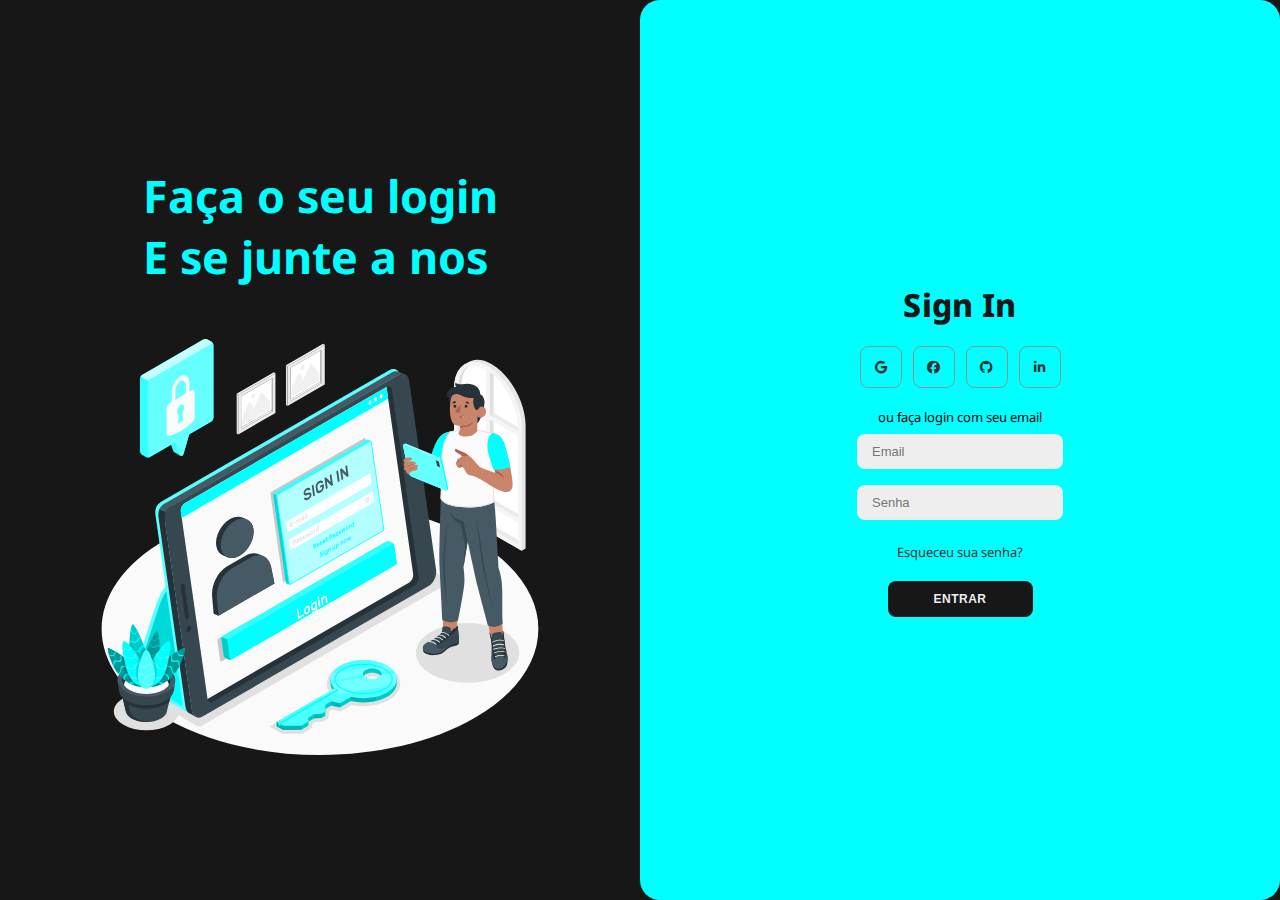
<file: Pagina_Login/index.html>
<!DOCTYPE html>
<html lang="pt-br">
<head>
    <meta charset="UTF-8">
    <meta name="viewport" content="width=device-width, initial-scale=1.0">
    <link rel="stylesheet" href="style.css">
    <link rel="stylesheet" href="https://cdnjs.cloudflare.com/ajax/libs/font-awesome/6.5.2/css/all.min.css">
    <title>Login Page | Tiago Dongo</title>
</head>
<body>
    <div class="login">
        <div class="left-login">
            <h1>Faça o seu login<br>E se junte a nos</h1>
            <img src="assets/tablet-login-animate.svg">
        </div>

        <div class="right-login">
            <form>
                <h1>Sign In</h1>

                <div class="social-icons">
                    <a href="#" class="icon"><i class="fa-brands fa-google"></i></a>
                    
                    <a href="#" class="icon"><i class="fa-brands fa-facebook"></i></a>
                    
                    <a href="#" class="icon"><i class="fa-brands fa-github"></i></a>
                    
                    <a href="#" class="icon"><i class="fa-brands fa-linkedin-in"></i></a>
                </div>

                <span>ou faça login com seu email</span>
                <input type="email" placeholder="Email">
                <input type="password" placeholder="Senha">
                <a href="#">Esqueceu sua senha?</a>
                <button>Entrar</button>
            </form>
        </div>
    </div>
</body>
</html>
</file>
<file: Pagina_Login/style.css>
@import url('https://fonts.googleapis.com/css2?family=Noto+Sans:ital,wght@0,100..900;1,100..900&display=swap');

body{
    margin: 0;
    padding: 0;
    font-family: 'Noto Sans', sans-serif;
    background: #171717;
}

.login{
    width: 100vw;
    height: 100vh;
    background: #171717;
    display: flex;
    justify-content: center;
    align-items: center;
}

.left-login{
    width: 50vw;
    height: 100vh;
    display: flex;
    justify-content: center;
    align-items: center;
    flex-direction: column;
}

.left-login h1{
    font-size: 3.5vw;
    color: #00ffff;
}

.left-login img{
    width: 35vw;
}

.right-login{
    width: 50vw;
    height: 100vh;
    justify-content: center;
    align-items: center;
}

.right-login form{
    width: 50vw;
    height: 100vh;
    align-items: center;
    justify-content: center;
    border: none;
    border-radius: 20px;
    background-color: #00ffff;
    display: flex;
    flex-direction: column;
}

.right-login h1{
    color: #171717;
    letter-spacing: 0.3px;
    margin: 0;
    font-weight: 800;
}

.right-login .social-icons{
    font-size: 20px;
    margin: 20px 0;
}

.right-login .social-icons a {
    border: 1px solid #9b8d8d;
    border-radius: 20%;
    display: inline-flex;
    justify-content: center;
    align-items: center;
    margin: 0 3px;
    width: 40px;
    height: 40px;
}

.right-login span{
    font-size: 13px;
}

.right-login input{
    background-color: #eee;
    border: none;
    margin: 8px 0;
    padding: 10px 15px;
    font-size: 13px;
    border-radius: 8px;
    outline: none;
    box-sizing: border-box;
}

.right-login a{
    font-size: 13px;
    margin: 15px 0 10px;
    text-decoration: none;
    color: #333;
}

.right-login button{
    background-color: #171717;
    color: #eee;
    font-size: 12px;
    padding: 10px 45px;
    border: 1px solid transparent;
    border-radius: 8px;
    font-weight: 600;
    text-transform: uppercase;
    cursor: pointer;
    margin-top: 10px;
    letter-spacing: 0.5px;
}
</file>
